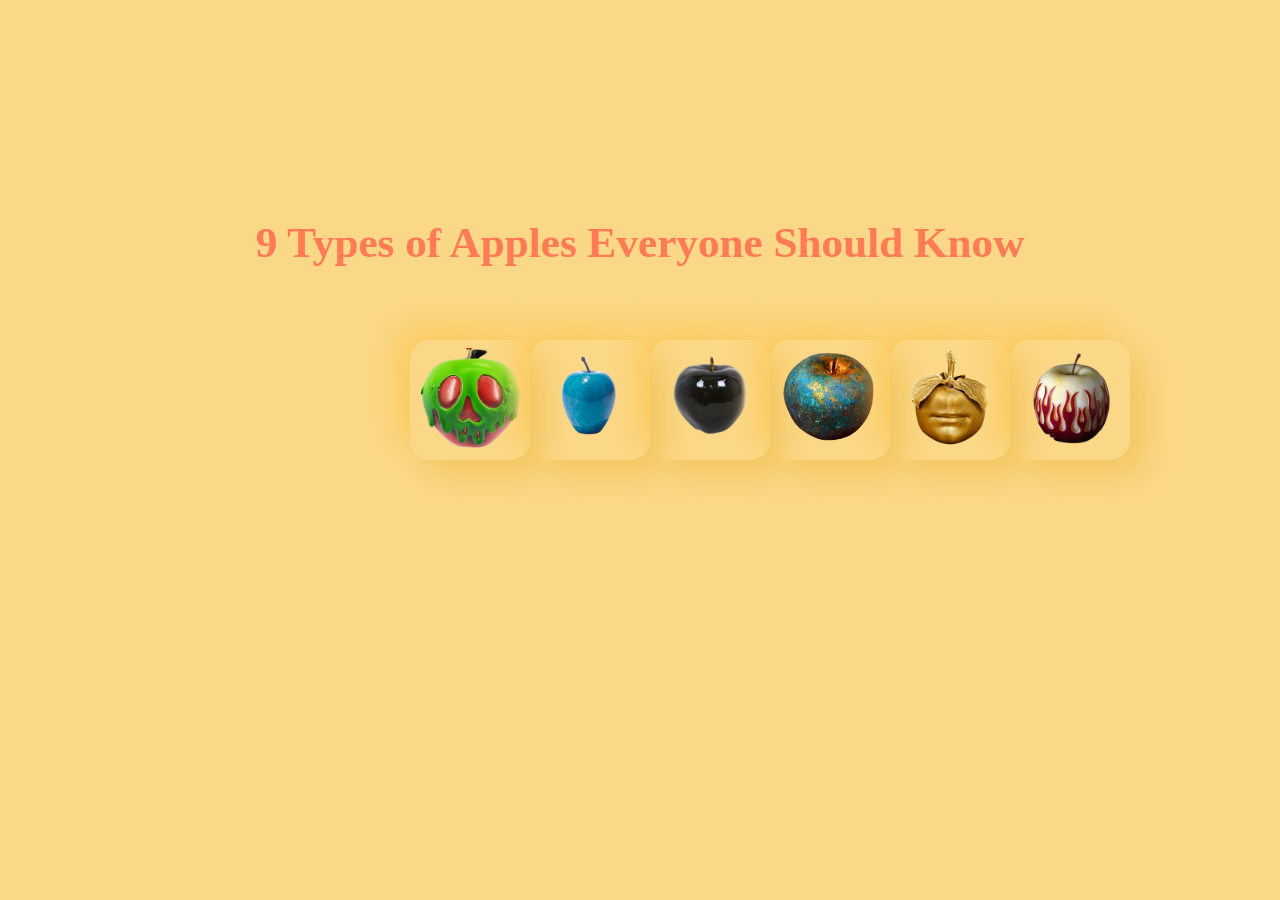
<file: index.html>
<!DOCTYPE html>

<html>
    <head>
        <meta charset="utf-8">
        <title>Xinqiao</title>
        <link rel="stylesheet" href="h.css">
    </head>
    
    <h1>
        <p><center>9 Types of Apples Everyone Should Know</center></p>
    </h1>

    <body class="APPLE">
        <div class="row">
            <div class="apples"><a href="./A/a.html"><input type="image" name="A" src="./a.png"></a></div>
            <div class="apples"><a href="./B/b.html"><input type="image" name="B" src="./b.png"></a></div>
            <div class="apples"><a href="./C/c.html"><input type="image" name="C" src="./c.png"></a></div>
            <div class="apples"><a href="./D/d.html"><input type="image" name="D" src="./d.png"></a></div>
            <div class="apples"><a href="./E/e.html"><input type="image" name="E" src="./e.png"></a></div>
            <div class="apples"><a href="./F/f.html"><input type="image" name="F" src="./f.png"></a></div>
        </div>
    </body>
</html>
</file>
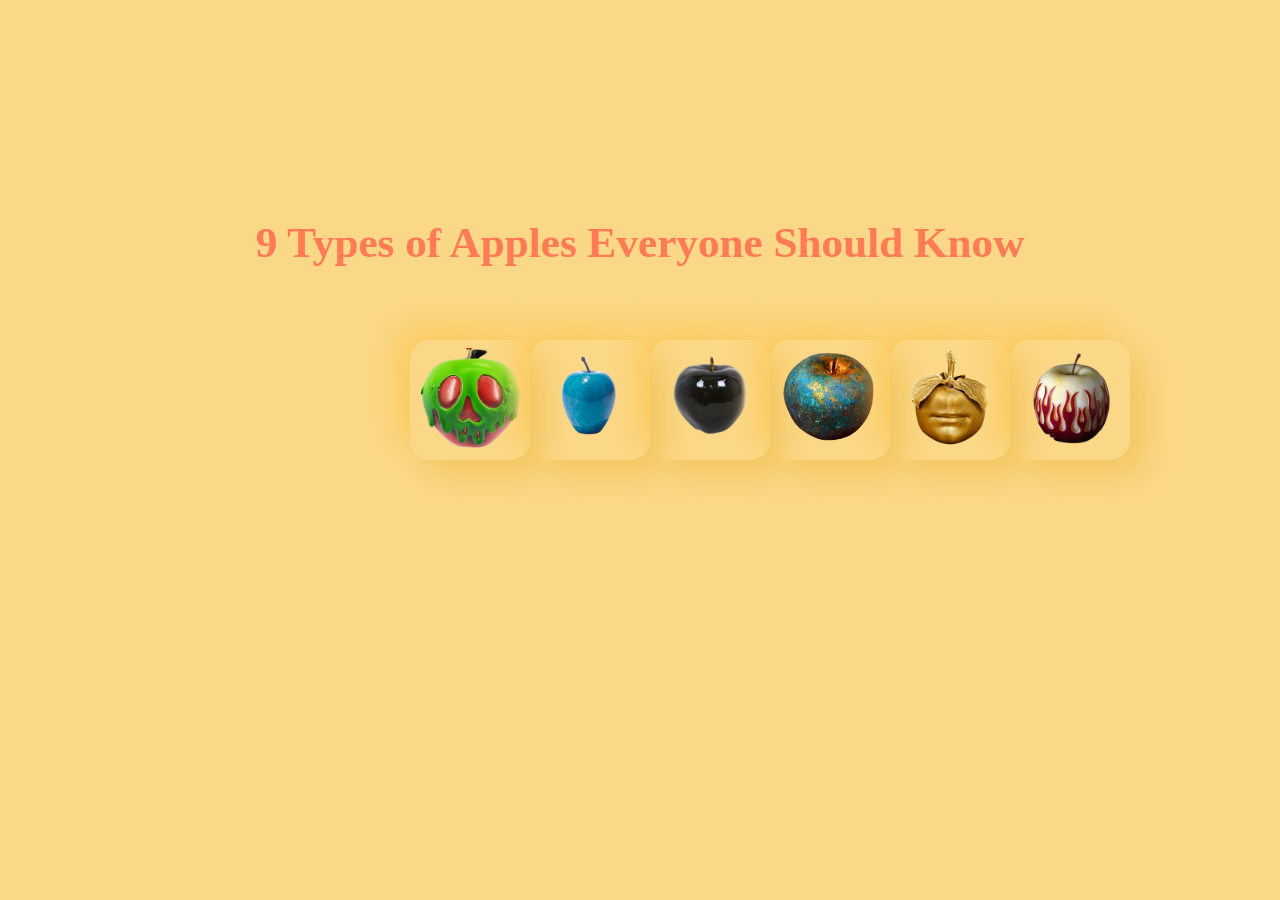
<file: h.html>
<!DOCTYPE html>

<html>
    <head>
        <meta charset="utf-8">
        <title>Xinqiao</title>
        <link rel="stylesheet" href="h.css">
    </head>
    
    <h1>
        <p><center>9 Types of Apples Everyone Should Know</center></p>
    </h1>

    <body class="APPLE">
        <div class="row">
            <div class="apples"><a href="./A/a.html"><input type="image" name="A" src="./a.png"></a></div>
            <div class="apples"><a href="./B/b.html"><input type="image" name="B" src="./b.png"></a></div>
            <div class="apples"><a href="./C/c.html"><input type="image" name="C" src="./c.png"></a></div>
            <div class="apples"><a href="./D/d.html"><input type="image" name="D" src="./d.png"></a></div>
            <div class="apples"><a href="./E/e.html"><input type="image" name="E" src="./e.png"></a></div>
            <div class="apples"><a href="./F/f.html"><input type="image" name="F" src="./f.png"></a></div>
        </div>
    </body>
</html>
</file>
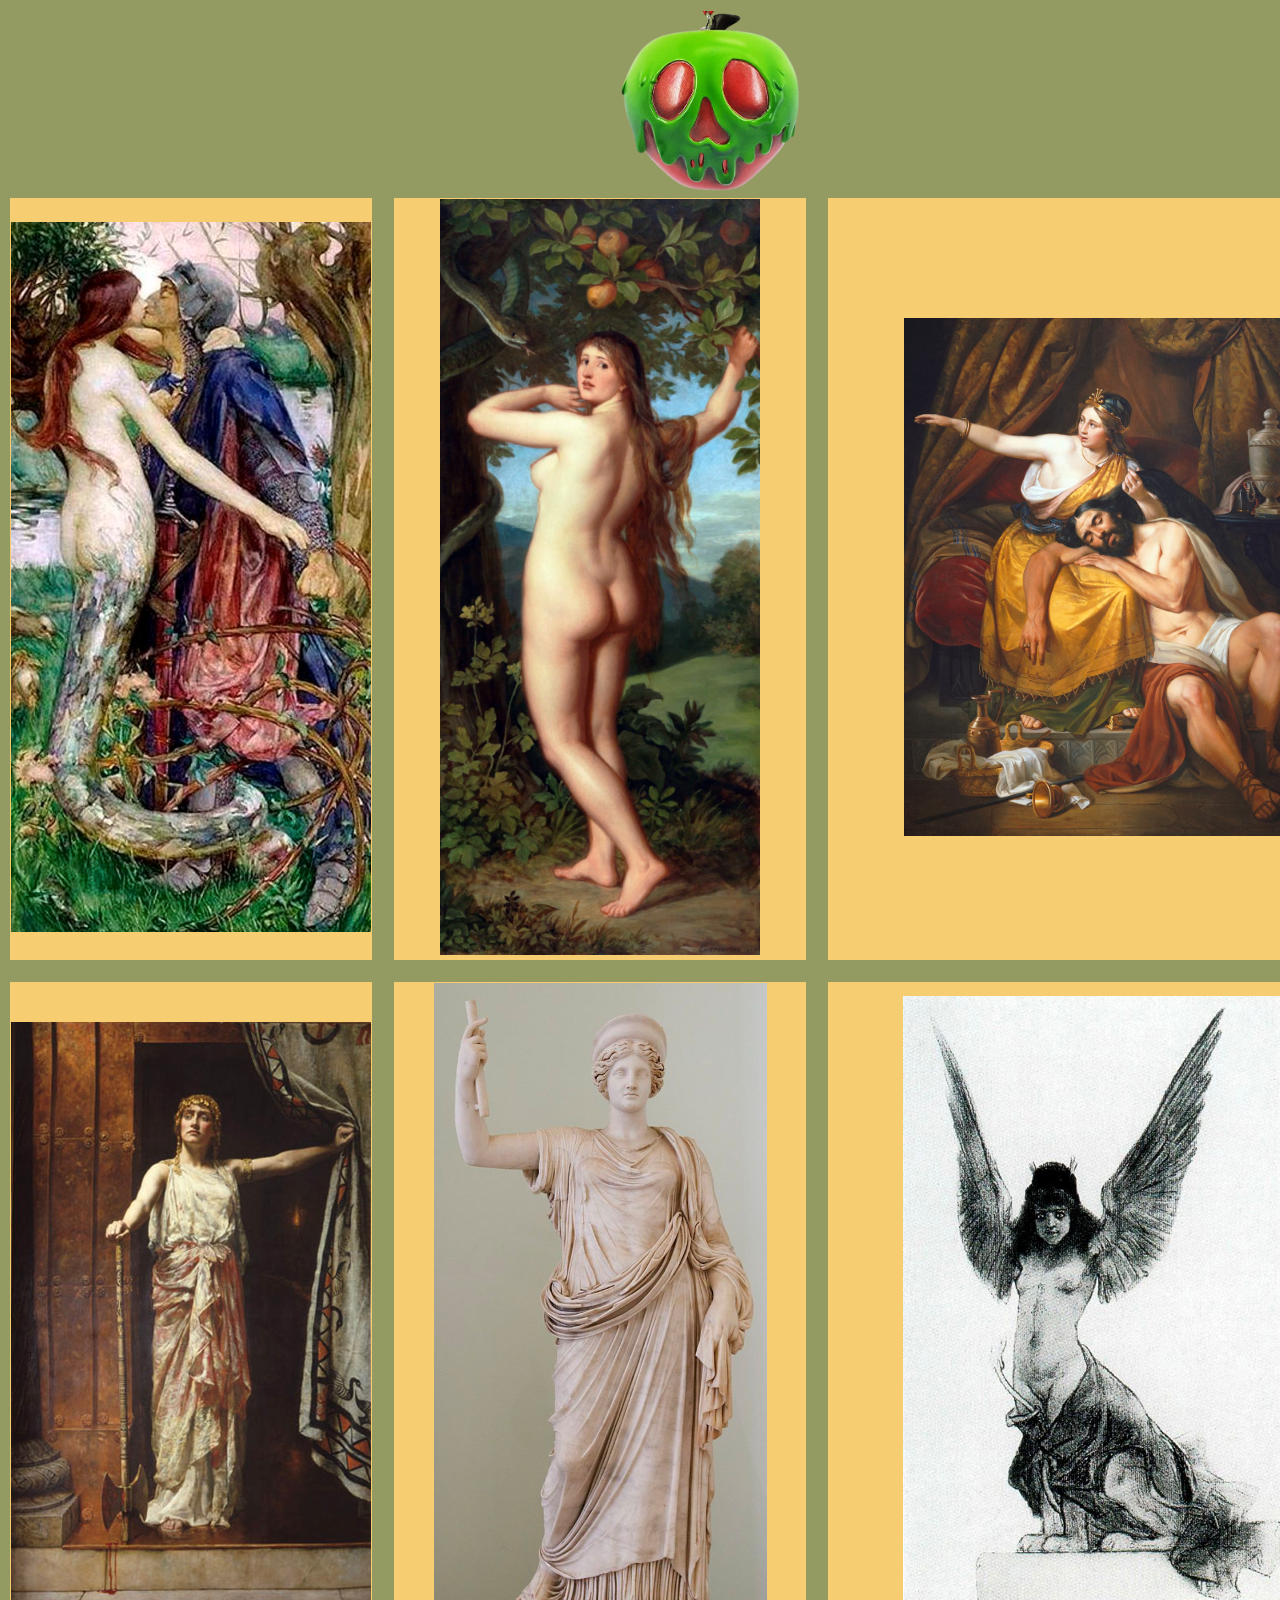
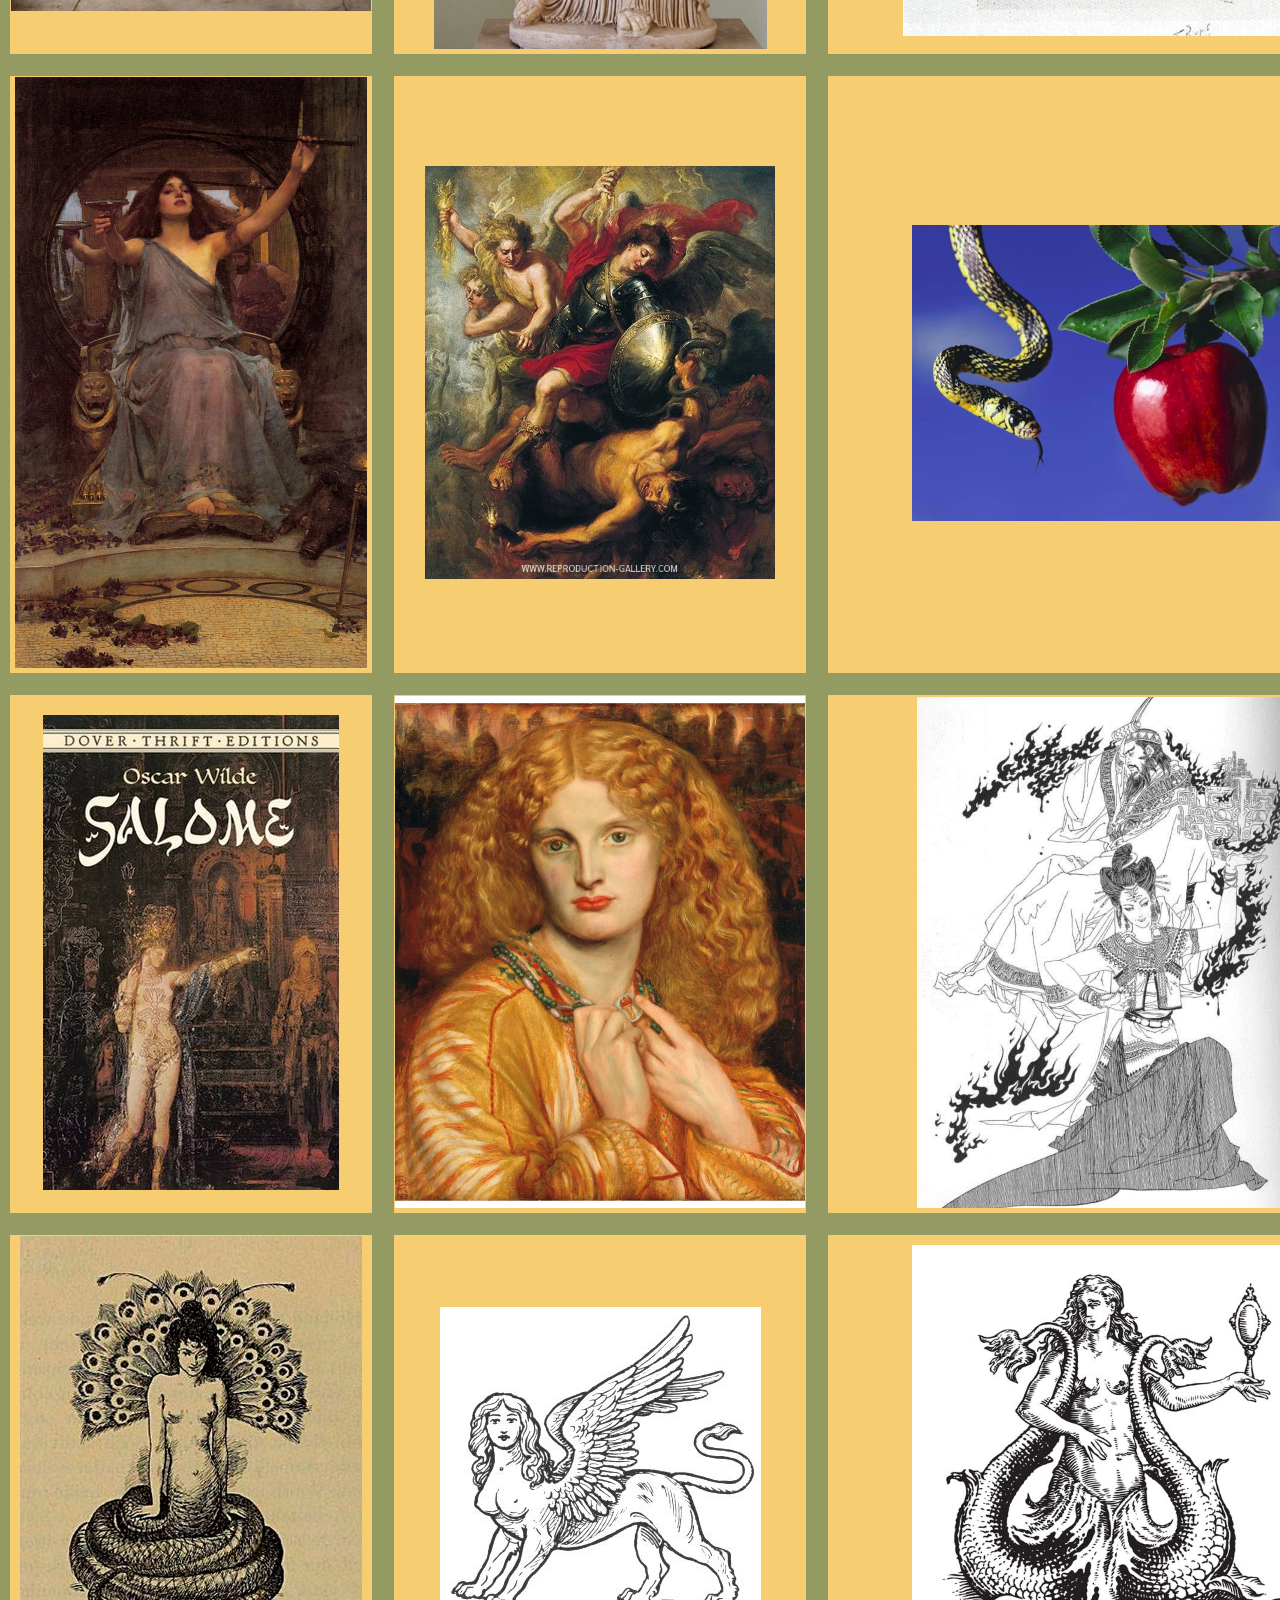
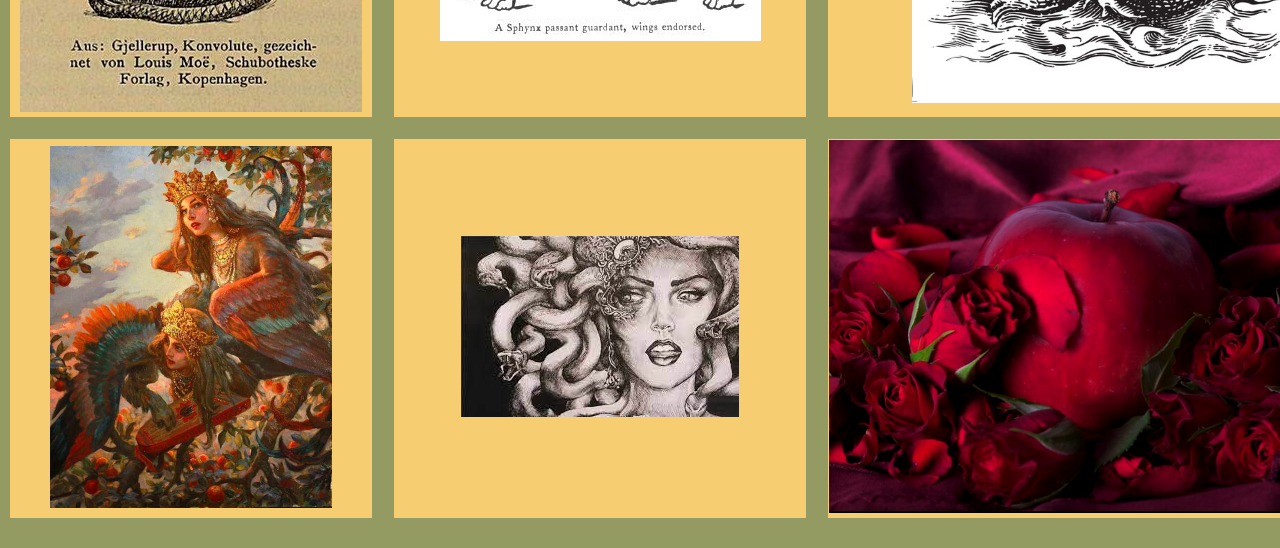
<file: A/a.html>
<!DOCTYPE html>

<html>
    <head>
        <meta charset="utf-8">
        <title>Xinqiao - Poison Apple</title>
        <link rel="stylesheet" href="a.css">
    </head>

    <body>
        <table border="15">
            <th colspan="4">
                <a href="../index.html"><img class="apple" src="../a.png" alt=""></a>
            </th>

            <tr>
                <td><img src="16.png" alt=""></td>
                <td><img src="6.png" alt=""></td>
                <td><img src="10.png" alt=""></td>
            </tr>
            
            <tr>
                <td><img src="11.png" alt=""></td>
                <td><img src="1.png" alt=""></td>
                <td><img src="12.png" alt=""></td>
            </tr>   

            <tr>
                <td><img src="2.png" alt=""></td>
                <td><img src="3.png" alt=""></td>
                <td><img src="9.png" alt=""></td>
            </tr>

            <tr>
                <td><img src="4.png" alt=""></td>
                <td><img src="5.png" alt=""></td>
                <td><img src="7.png" alt=""></td>
            </tr>

            <tr>
                <td><img src="13.png" alt=""></td>
                <td><img src="14.png" alt=""></td>
                <td><img src="15.png" alt=""></td>
            </tr>
            
            <tr>
                <td><img src="17.png" alt=""></td>
                <td><img src="18.png" alt=""></td>
                <td><img src="8.png" alt=""></td>
            </tr>
        </table>
    </body>

</html>
</file>
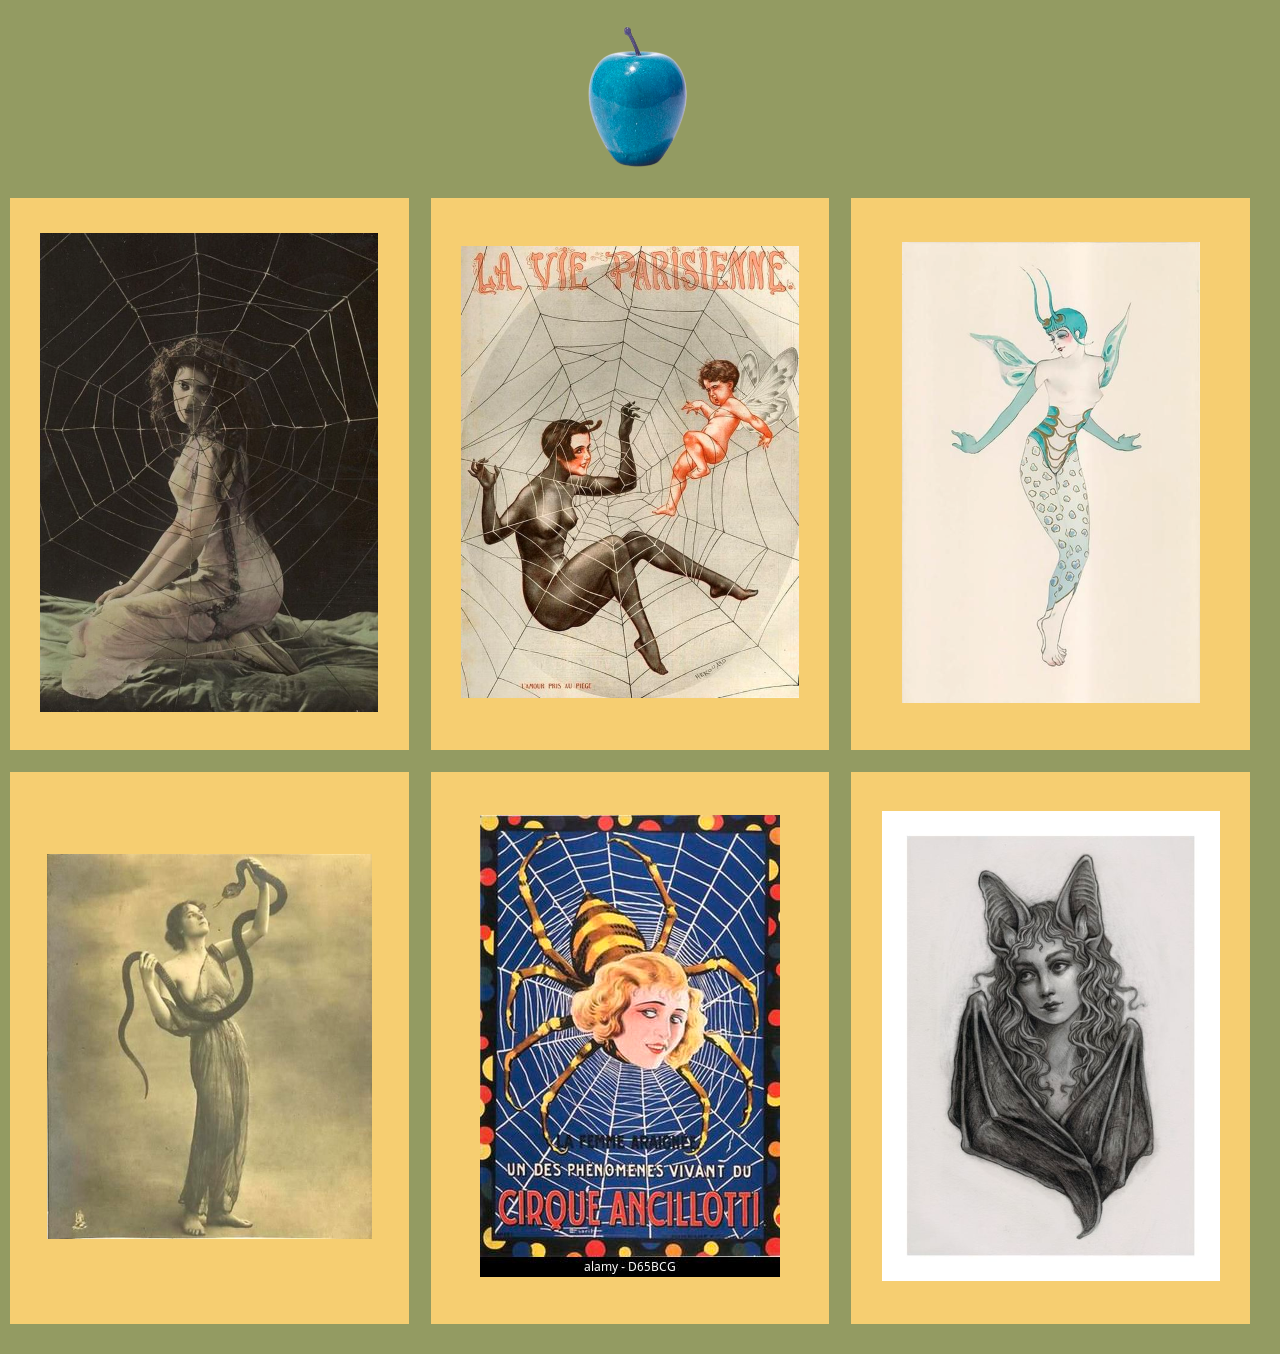
<file: B/b.html>
<!DOCTYPE html>

<html>
    <head>
        <meta charset="utf-8">
        <title>Xinqiao - Blue Apple</title>
        <link rel="stylesheet" href="../A/a.css">
    </head>

    <body>
        <table border="15">
            <th colspan="4">
                <a href="../h.html"><img class="apple" src="../b.png" alt=""></a>
            </th>

            <tr>
                <td width="400" height="550"><img src="1.png" alt=""></td>
                <td width="400" height="550"><img src="3.png" alt=""></td>
                <td width="400" height="550"><img src="6.png" alt=""></td>
            </tr> 
            
            <tr>
                <td width="400" height="550"><img src="2.png" alt=""></td>
                <td width="400" height="550"><img src="4.png" alt=""></td>
                <td width="400" height="550"><img src="5.png" alt=""></td>
            </tr>
        </table>
    </body>
    
</html>
</file>
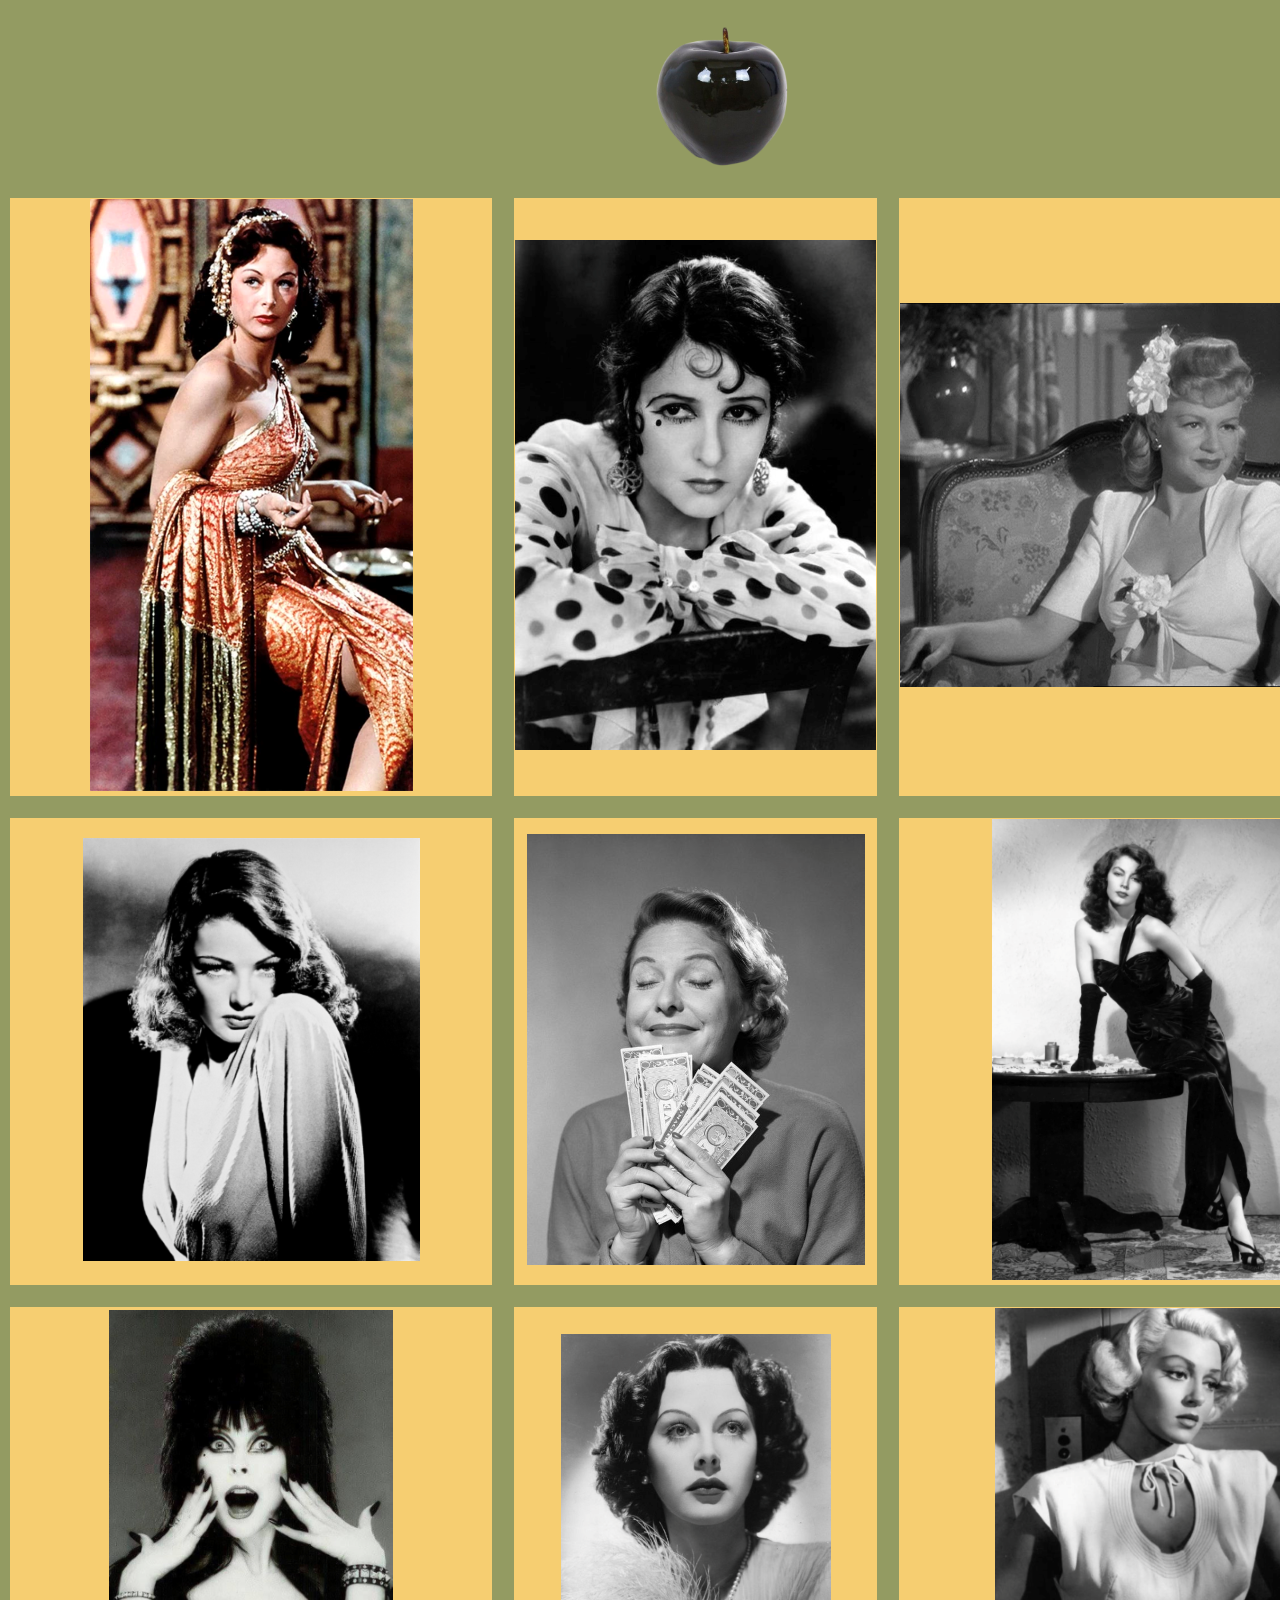
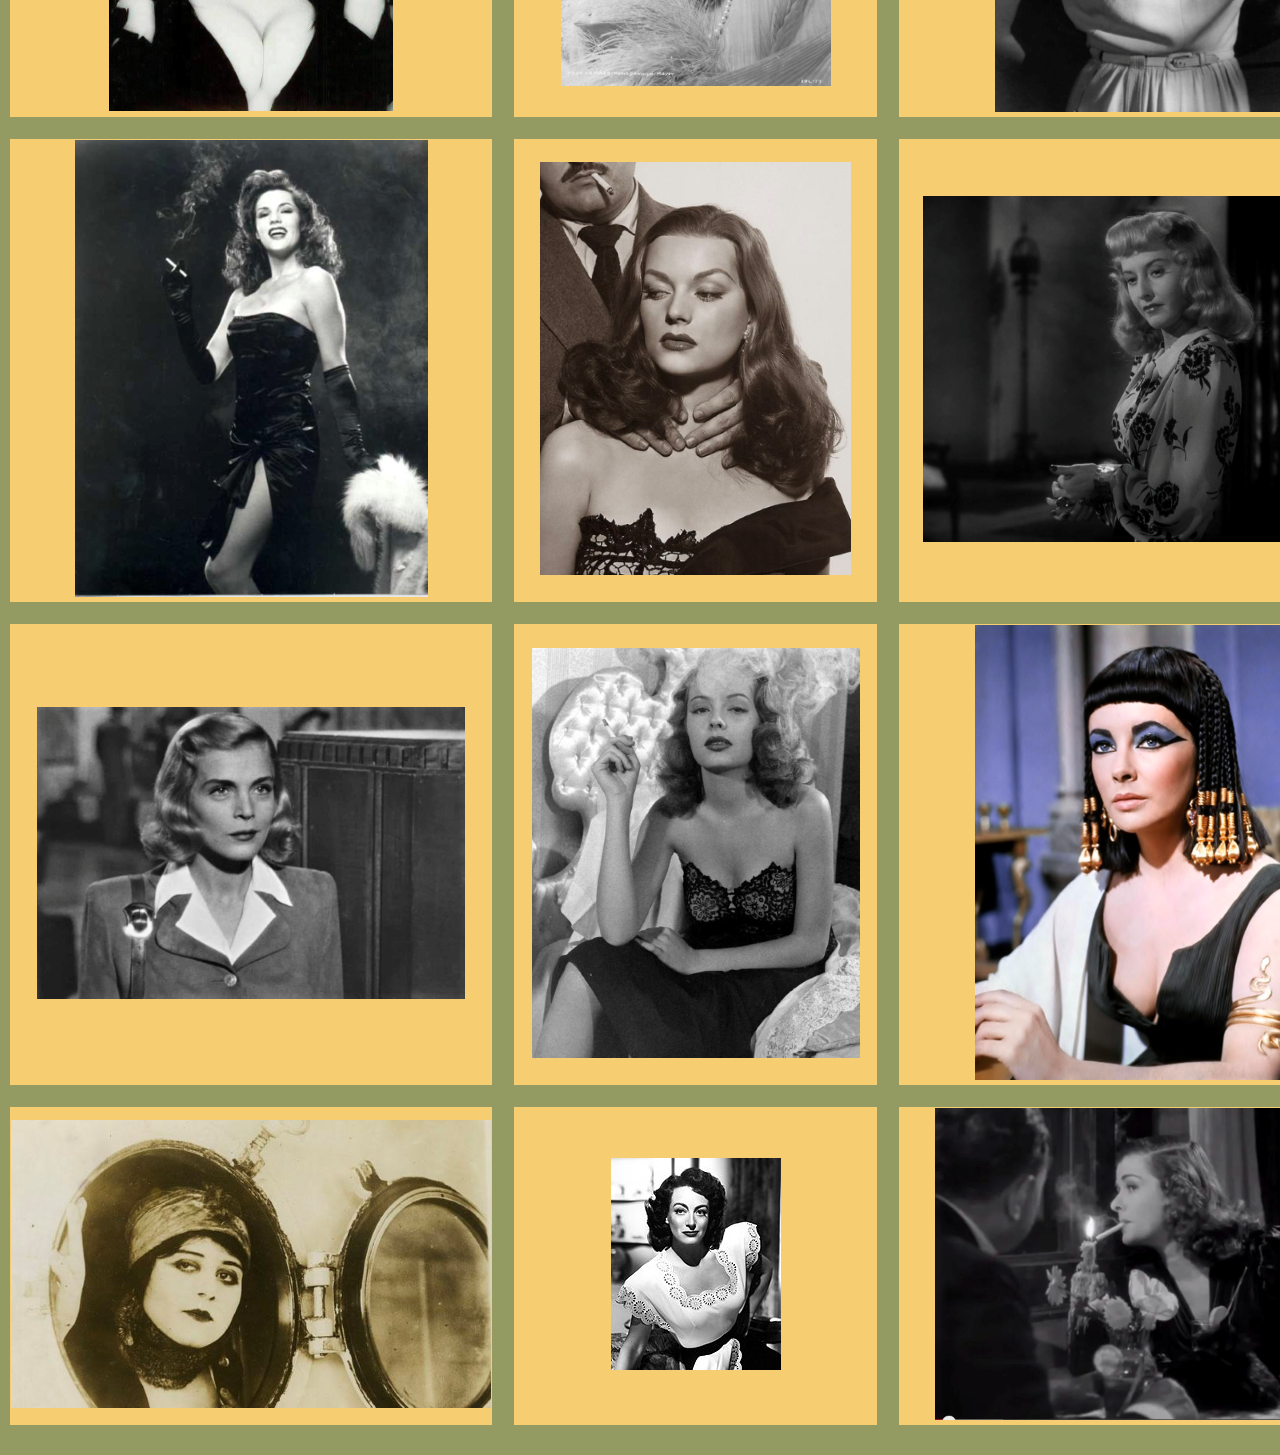
<file: C/c.html>
<!DOCTYPE html>

<html>
    <head>
        <meta charset="utf-8">
        <title>Xinqiao - Apple Black</title>
        <link rel="stylesheet" href="../A/a.css">
    </head>

    <body>
        <table border="15">
            <th colspan="4">
                <a href="../index.html"><img class="apple" src="../c.png" alt=""></a>
            </th>

            <tr>
                <td ><img src="16.png" alt=""></td>
                <td ><img src="6.png" alt=""></td>
                <td ><img src="10.png" alt=""></td>
            </tr>
            
            <tr>
                <td><img src="11.png" alt=""></td>
                <td><img src="1.png" alt=""></td>
                <td><img src="12.png" alt=""></td>
            </tr>   

            <tr>
                <td><img src="2.png" alt=""></td>
                <td><img src="3.png" alt=""></td>
                <td><img src="9.png" alt=""></td>
            </tr>

            <tr>
                <td><img src="4.png" alt=""></td>
                <td><img src="5.png" alt=""></td>
                <td><img src="7.png" alt=""></td>
            </tr>

            <tr>
                <td><img src="13.png" alt=""></td>
                <td><img src="14.png" alt=""></td>
                <td><img src="15.png" alt=""></td>
            </tr>
            
            <tr>
                <td><img src="17.png" alt=""></td>
                <td><img src="18.png" alt=""></td>
                <td><img src="8.png" alt=""></td>
            </tr>
        </table>

    </body>
    
</html>
</file>
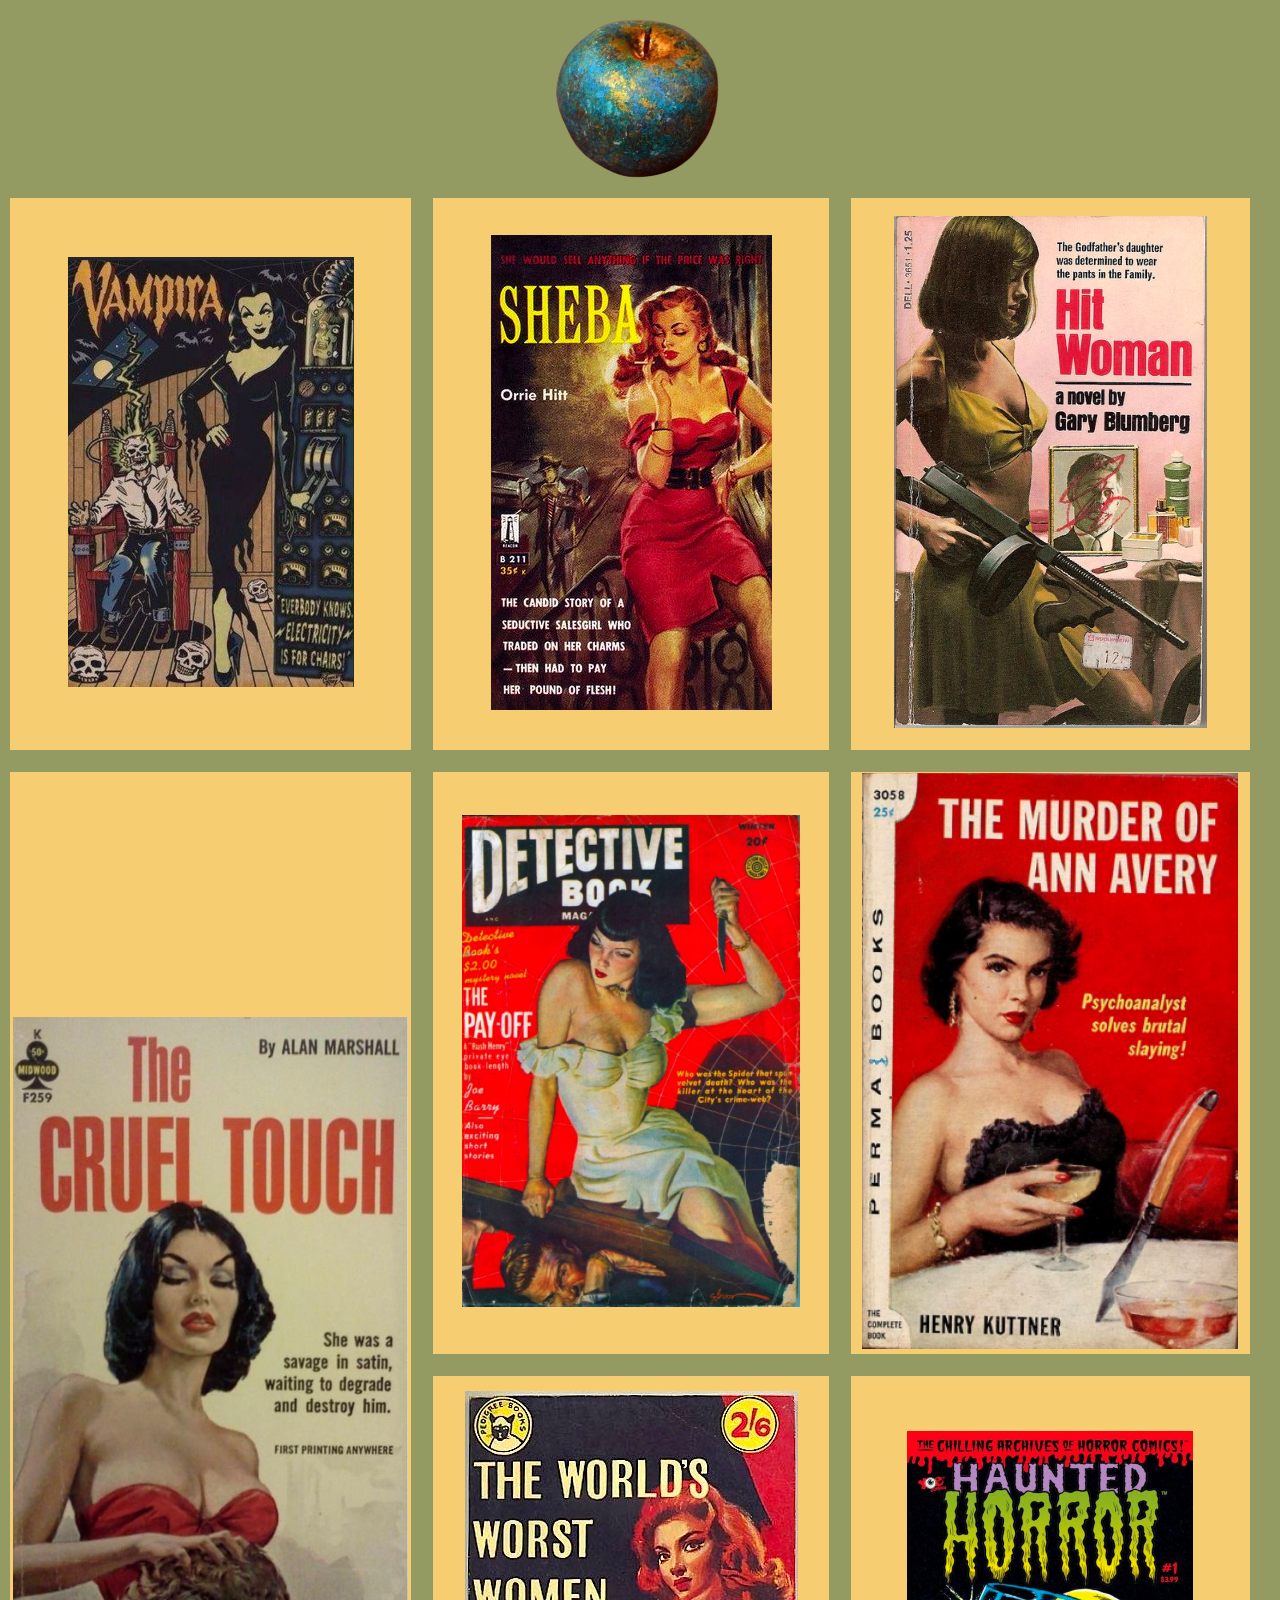
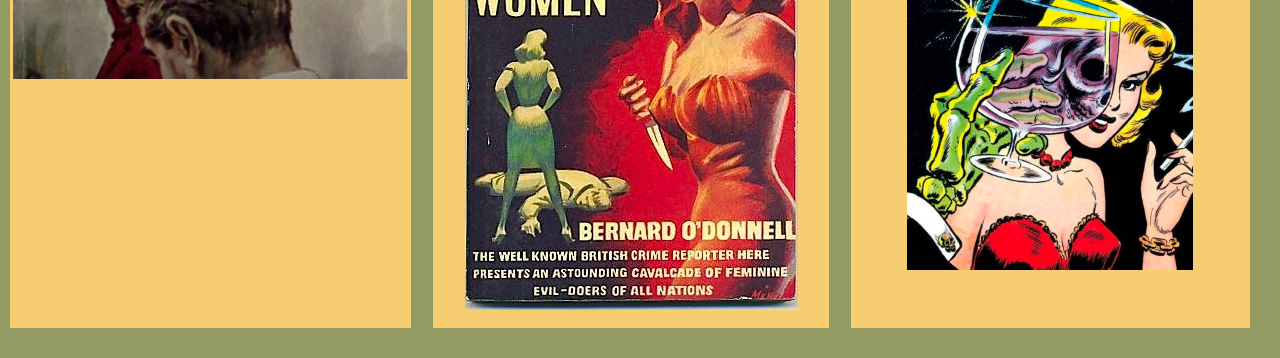
<file: D/d.html>
<!DOCTYPE html>

<html>
    <head>
        <meta charset="utf-8">
        <title>Xinqiao - Gold Apple</title>
        <link rel="stylesheet" href="../A/a.css">
    </head>

    <body>
        <table border="15">
            <th colspan="4">
                <a href="../index.html"><img class="apple" src="../d.png" alt=""></a>
            </th>

            <tr>
                <td width="400" height="550"><img src="1.png" alt=""></td>
                <td width="400" height="550"><img src="3.png" alt=""></td>
                <td width="400" height="550"><img src="6.png" alt=""></td>
            </tr> 
            
            <tr>
                <td rowspan="2" width="400" height="550"><img src="./2.png" alt=""></td>
                <td width="400" height="550"><img src="4.png" alt=""></td>
                <td width="400" height="550"><img src="5.png" alt=""></td>
            </tr>
            
            <tr>
                <td width="400" height="550"><img src="7.png" alt=""></td>
                <td width="400" height="550"><img src="8.png" alt=""></td>
            </tr>
        </table>
    </body>    
</html>
</file>
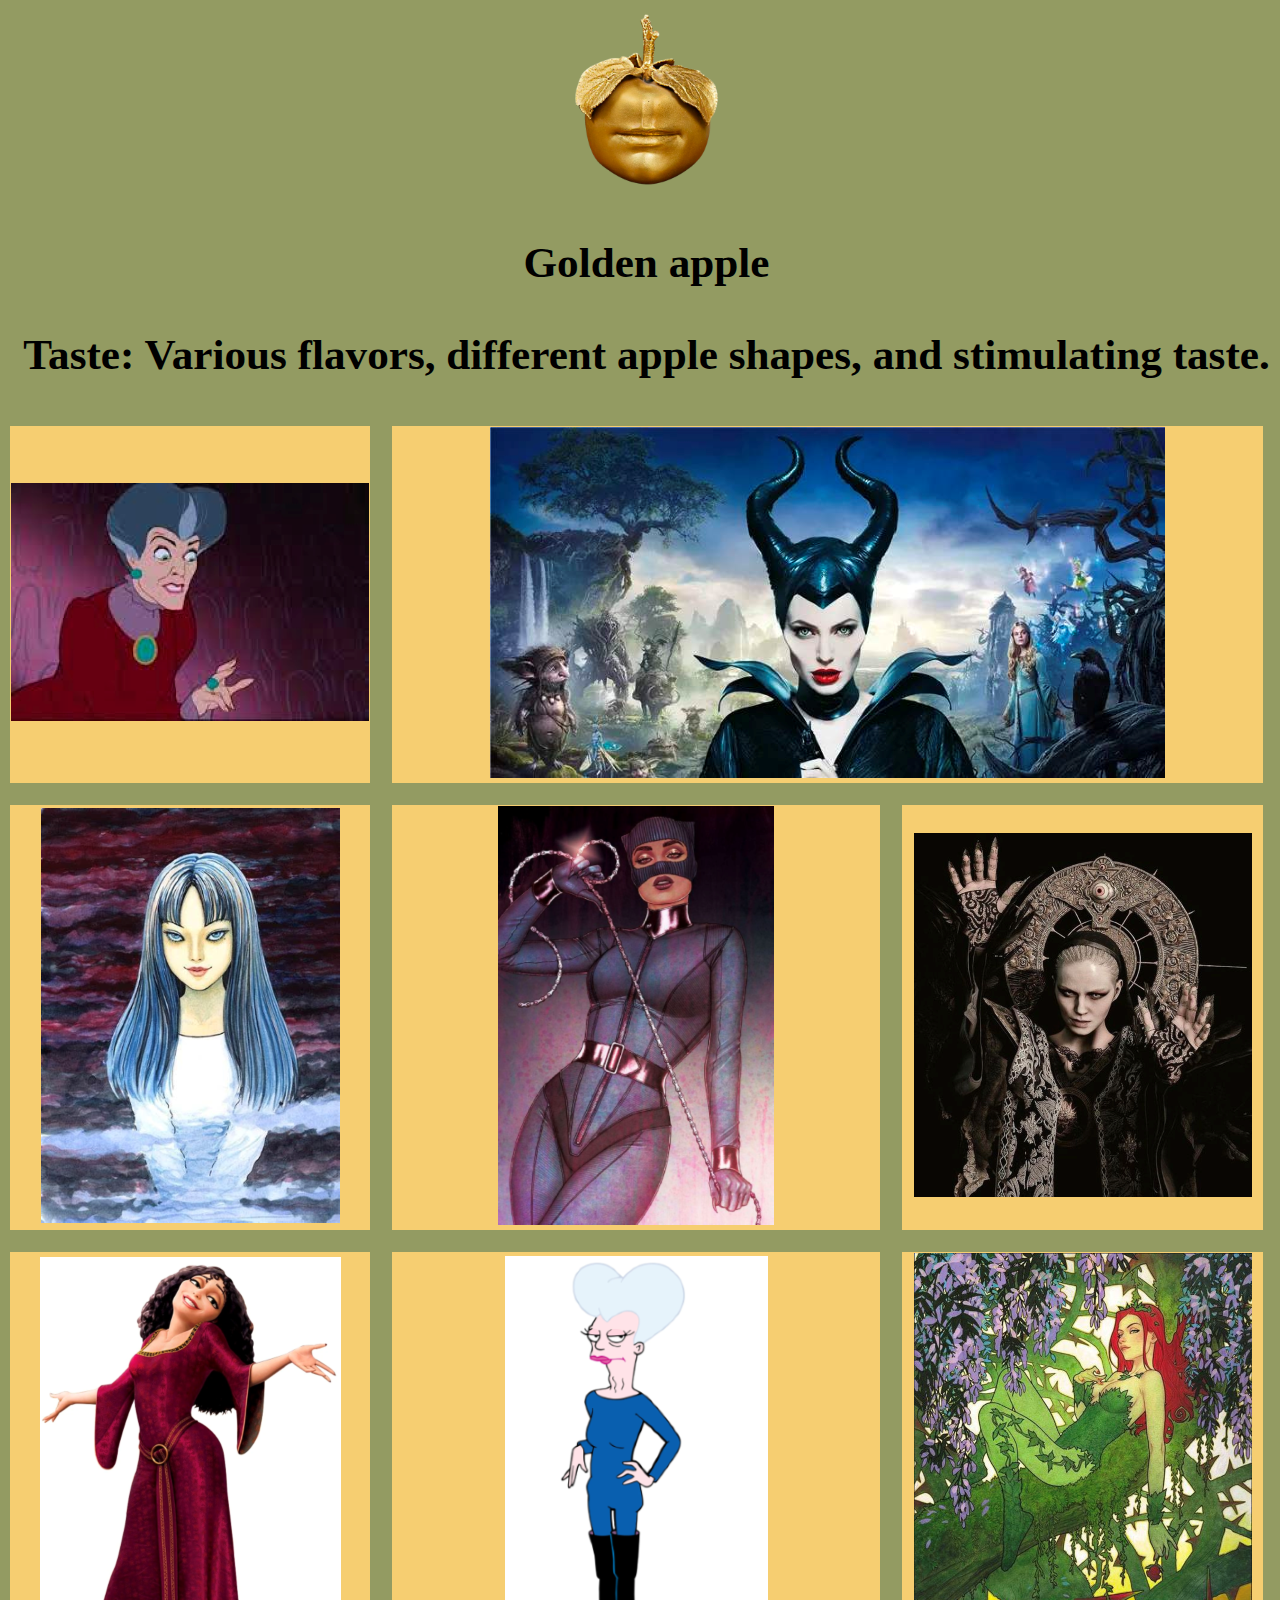
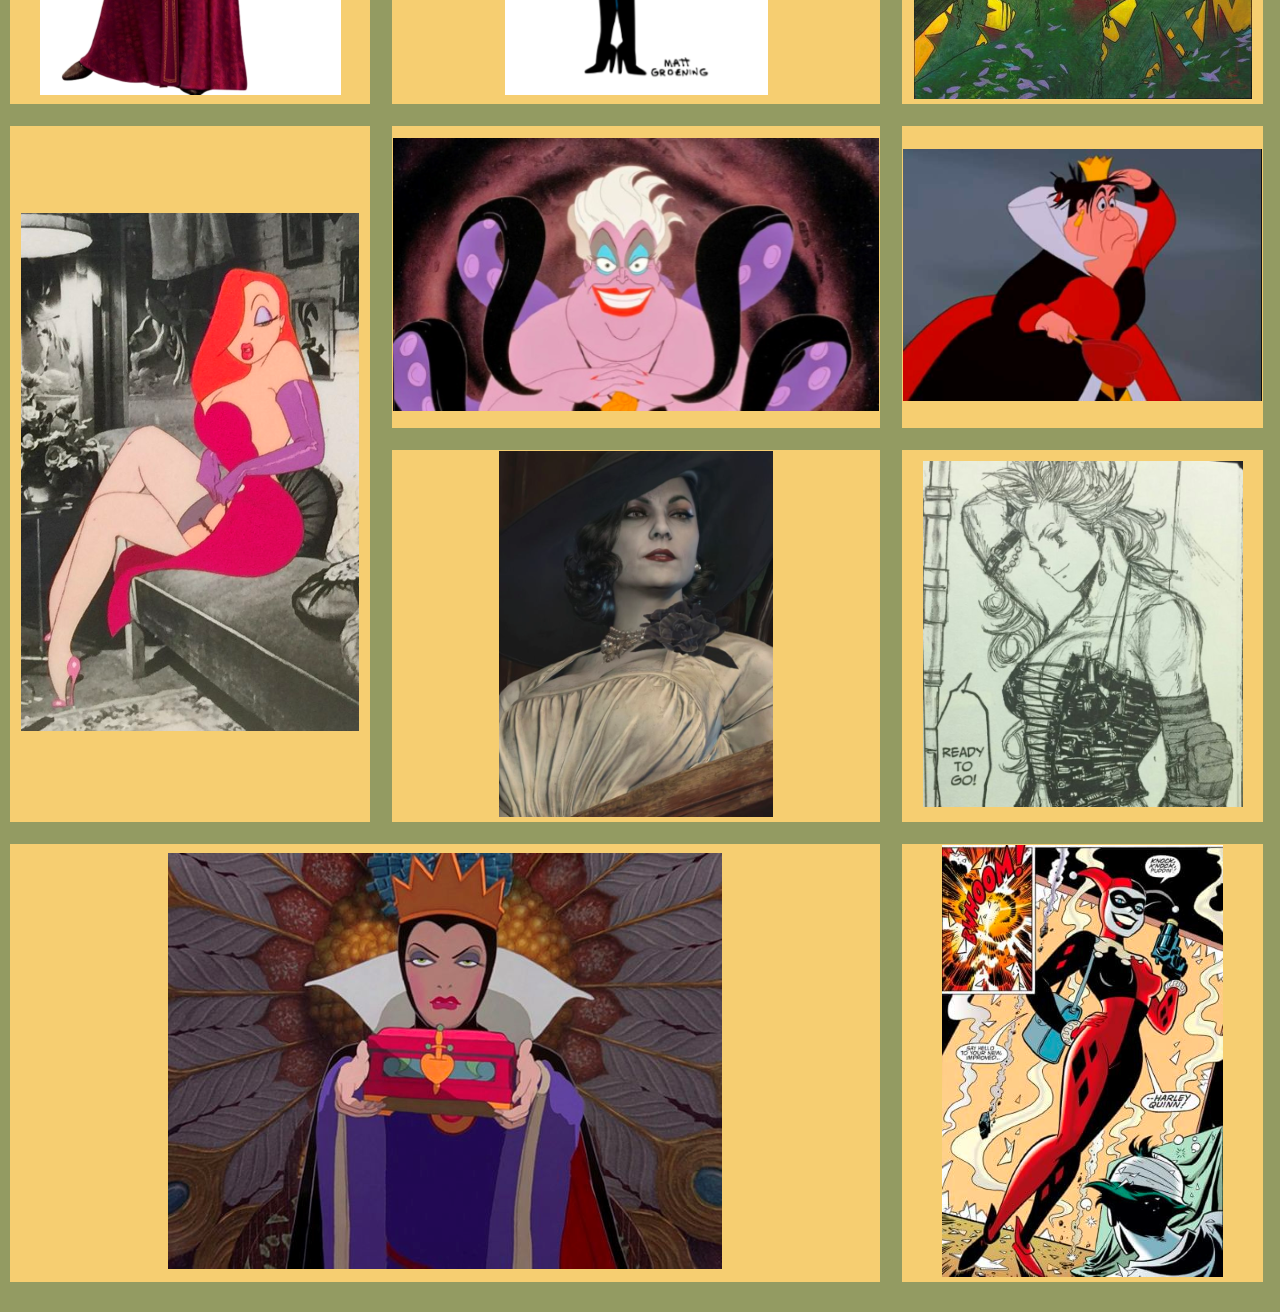
<file: E/e.html>
<!DOCTYPE html>

<html>
    <head>
        <meta charset="utf-8">
        <title>Xinqiao - Gold Apple 2</title>
        <link rel="stylesheet" href="../A/a.css">
    </head>

    <table border="15">
        <th colspan="4">
            <a href="../index.html"><img class="apple" src="../e.png" alt=""></a>
            <p>Golden apple</p>
<p>Taste: Various flavors, different apple shapes, and stimulating taste.</p>


        </th>

        <tr>
            <td><img src="15.png" alt=""></td>
            <td colspan="2"><img src="10.png" alt=""></td>
        </tr>
        
        <tr>
            <td><img src="11.png" alt=""></td>
            <td><img src="1.png" alt=""></td>
            <td><img src="12.png" alt=""></td>
        </tr>   

        <tr>
            <td><img src="2.png" alt=""></td>
            <td><img src="3.png" alt=""></td>
            <td><img src="9.png" alt=""></td>
        </tr>

        <tr>
            <td rowspan="2"><img src="7.png" alt=""></td>
            <td width="500" height="300"><img src="4.png" alt=""></td>
            <td><img src="5.png" alt=""></td>
        </tr>

        <tr>
            <td><img src="13.png" alt=""></td>
            <td><img src="14.png" alt=""></td>
        </tr>
        
        <tr>
            <td colspan="2"><img src="6.png" alt=""></td>
            <td><img src="8.png" alt=""></td>
        </tr>
        
    </table>    
</html>
</file>
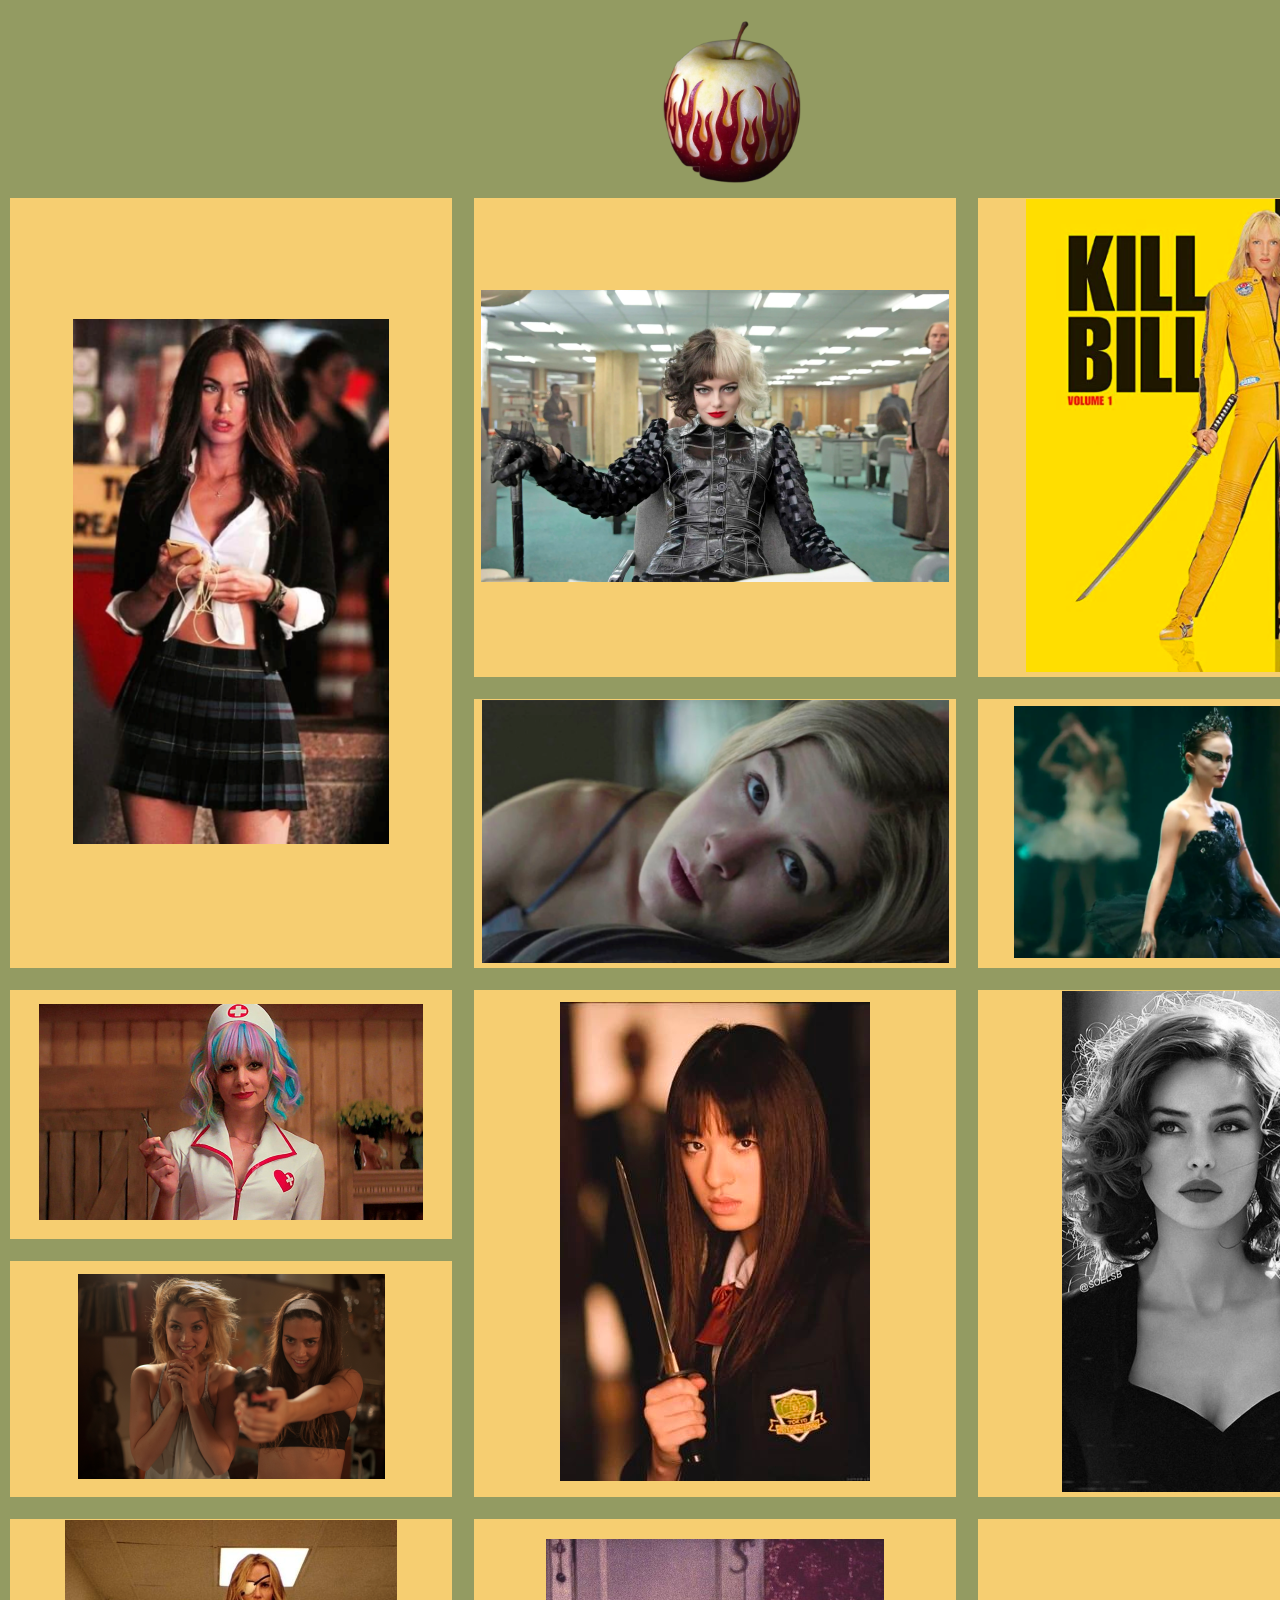
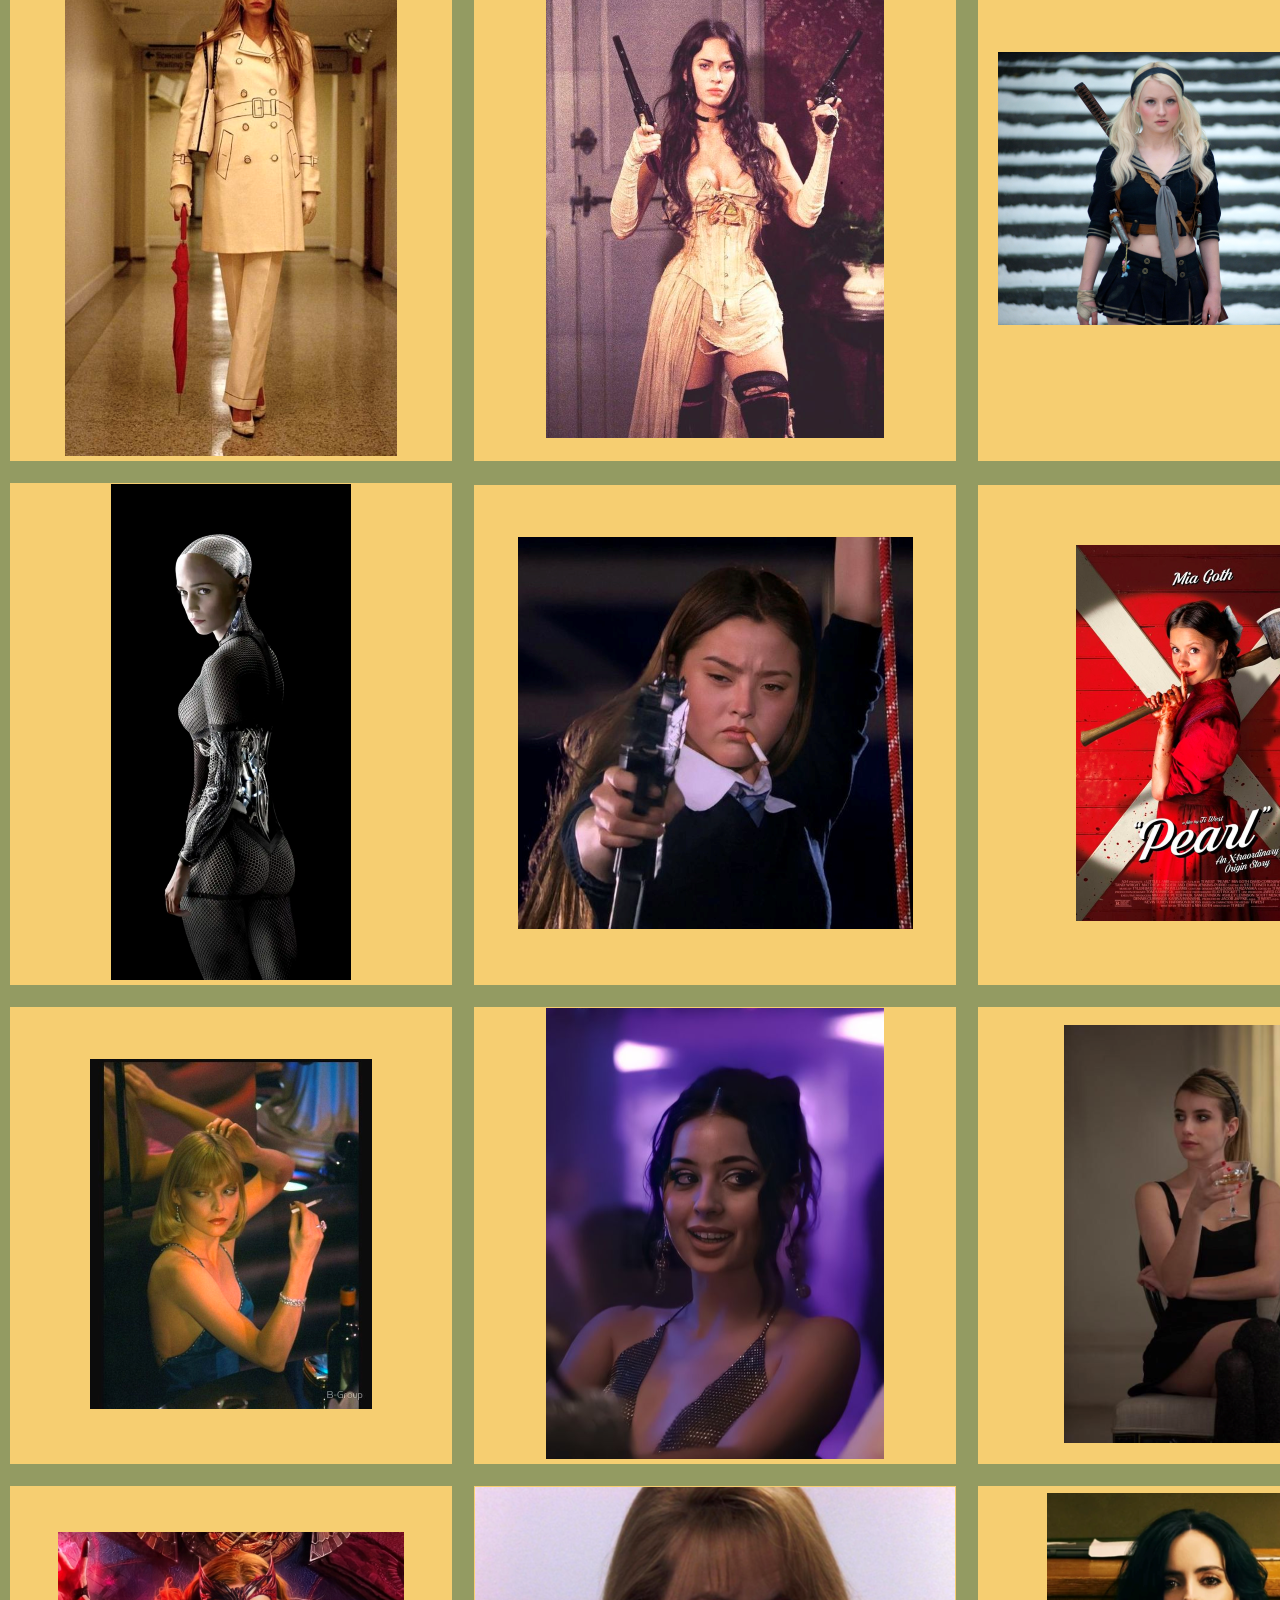
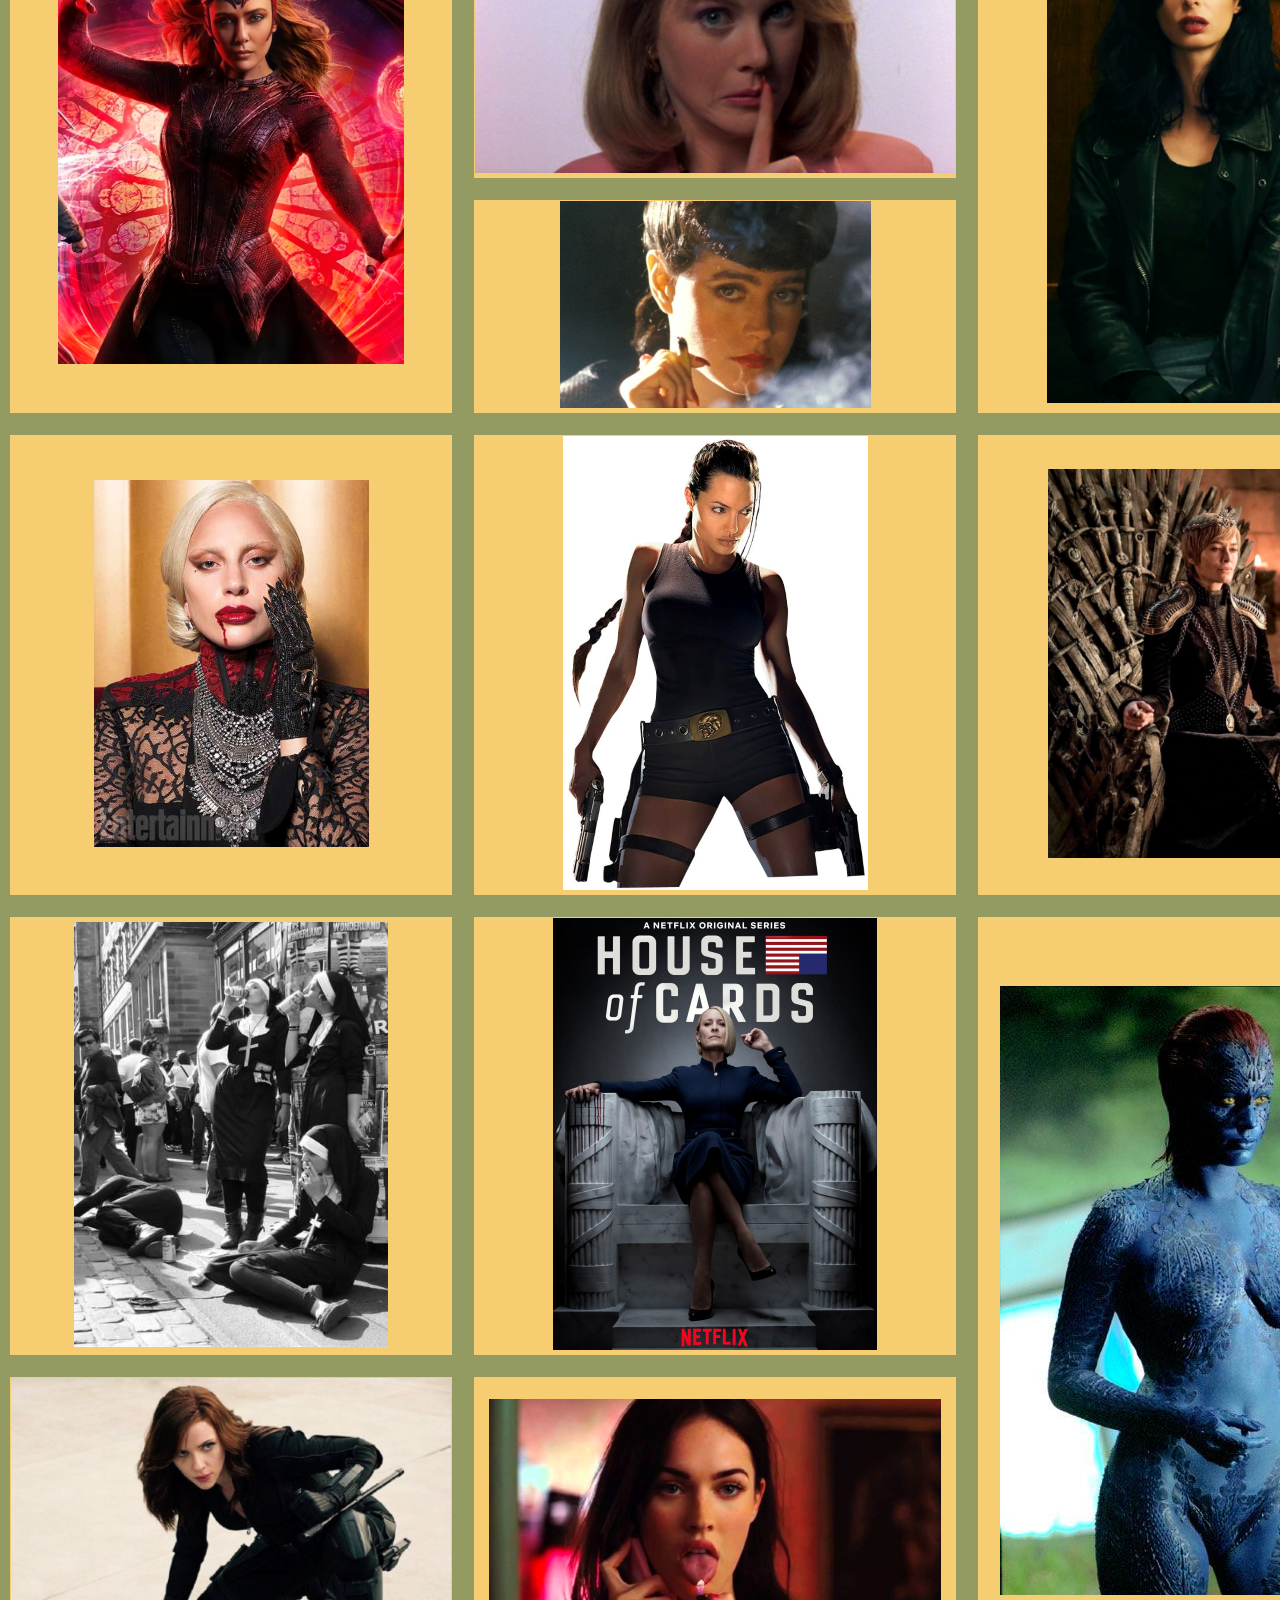
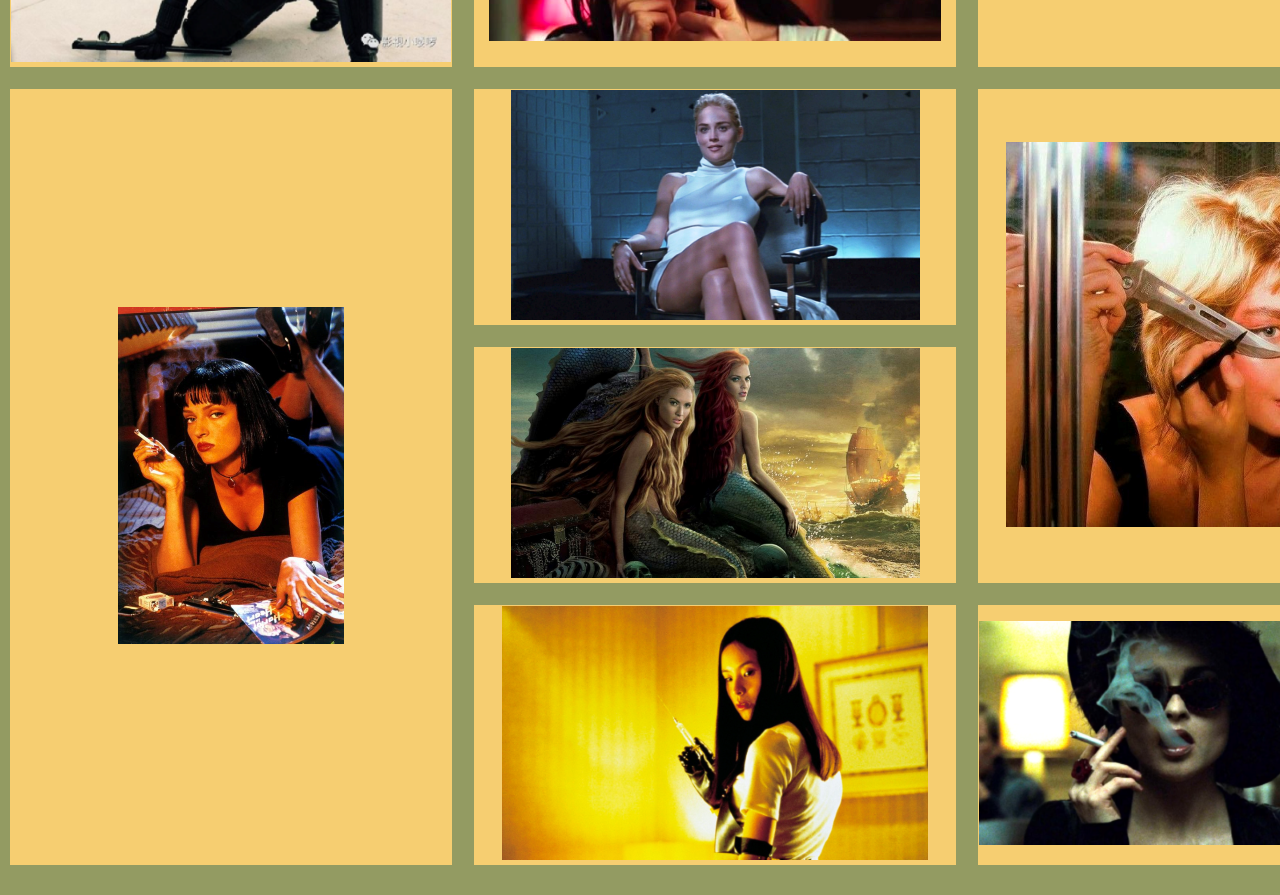
<file: F/f.html>
<!DOCTYPE html>

<html>
    <head>
        <meta charset="utf-8">
        <title>Xinqiao - Apple Fire</title>
        <link rel="stylesheet" href="../A/a.css">
    </head>

    <table border="15">
        <th colspan="4">
            <a href="../index.html"><img class="apple" src="../f.png" alt=""></a>
        </th>

        <tr>
            <td rowspan="2"><img src="./1.png" alt=""></td>
            <td><img src="./2.png" alt=""></td>
            <td><img src="./22.png" alt=""></td>
        </tr>

        <tr>
            <td><img src="./5.png" alt=""></td>
            <td><img src="./11.png" alt=""></td>
        </tr>

        <tr>
            <td><img src="./9.png" alt=""></td>
            <td rowspan="2"><img src="./14.png" alt=""></td>
            <td rowspan="2"><img src="./24.png" alt=""></td>
        </tr>

        <tr>
            <td><img src="./10.png" alt=""></td>
        </tr>

        <tr>
            <td><img src="./23.png" alt=""></td>
            <td><img src="./25.png" alt=""></td>
            <td><img src="./12.png" alt=""></td>
        </tr>

        <tr>
            <td rowspan="2"><img src="./33.png" alt=""></td>
        </tr>

        <tr>
            <td><img src="./3.png" alt=""></td>
            <td><img src="./4.png" alt=""></td>
        </tr>
        
        <tr>
            <td><img src="./17.png" alt=""></td>
            <td><img src="./18.png" alt=""></td>
            <td><img src="./19.png" alt=""></td>
        </tr>
        
        <tr>
            <td rowspan="2"><img src="./16.png" alt=""></td>
            <td><img src="./35.png" alt=""></td>
            <td rowspan="2"><img src="./34.png" alt=""></td>
        </tr>
        
        <tr>
            <td><img src="./36.png" alt=""></td>
        </tr>
        
        <tr>
            <td><img src="./20.png" alt=""></td>
            <td><img src="./21.png" alt=""></td>
            <td><img src="./6.png" alt=""></td>
        </tr>

        <tr>
            <td><img src="./8.png" alt=""></td>
            <td><img src="./13.png" alt=""></td>
            <td rowspan="2"><img src="./32.png" alt=""></td>
        </tr>

        <tr>
            <td><img src="./30.png" alt=""></td>
            <td><img src="./31.png" alt=""></td>
        </tr>

        <tr>
            <td rowspan="3"><img src="./29.png" alt=""></td>
            <td><img src="./26.png" alt=""></td>
            <td rowspan="2"><img src="./28.png" alt=""></td>
        </tr>

        <tr>
            <td><img src="./27.png" alt=""></td>
        </tr>

        <tr>
            <td><img src="./7.png" alt=""></td>
            <td><img src="./15.png" alt=""></td>
        </tr>
    </table>    
</html>
</file>
<file: h.css>
h1 {
    margin: 200px auto 0 auto;
    font-family: "Saccramento", cursive;
    color: #ff7b54;
    font-size: 270%;
    line-height: 2;
    max-width: 100%;
}

p {
    text-align: center;
}

.row {
    display: flex;
    flex-direction: row;
    margin-left: 400px;
    padding: 10px;
}

input {
   width: 100px;
   height: 100px;
   transition: all .2s ease-out;
}

.APPLE {
    margin: 0px;
    padding: 0;
    background-color: #fbd888;
    text-align: center;
}

.apples {
    width: 120px;
    height: 120px;
    display: flex;
    justify-content: center;
    align-items: center;
    border-radius: 20px;
    box-shadow: 15px 15px 30px #f3c762,
    -15px -15px 30px #fbcd63;
    transition: all .2s ease-out;
    gap: 30px;
}

.apples:hover {
    cursor: pointer;
    box-shadow: 0 0 0 #f9cd66,
    0 0 0 rgba(255, 255, 255, 0.8),
    inset 18px 18px 30px #eacd8a,
    inset -18px -18px 30px #eacd8a;
}

.img:hover img{
    width: 58px;
}

.extension {
    float: left;
}
</file>
<file: A/a.css>
td {
    max-width: 600px;
}

table {
    margin-left: auto;
    margin-right: auto;
    align-items: center;

    max-width: 100%;
    border: none;
}

.apple {
    width: 180px;
    height: 180px;
}

p {
    font-family: “Sacramento", cursive;
    color:#ff7b54;
    font-size: 270%;
}

th {
    align-items: center;
    border: none;

    border-color: #939b62;
}

td {
    text-align: center;
    background-color: #f6ce71;
    border-color: #939b62;
    border-width: 20px;
    border-top: #939b62;
    border-left: #939b62;
}

body {
    background: #939b62;
}
</file>
